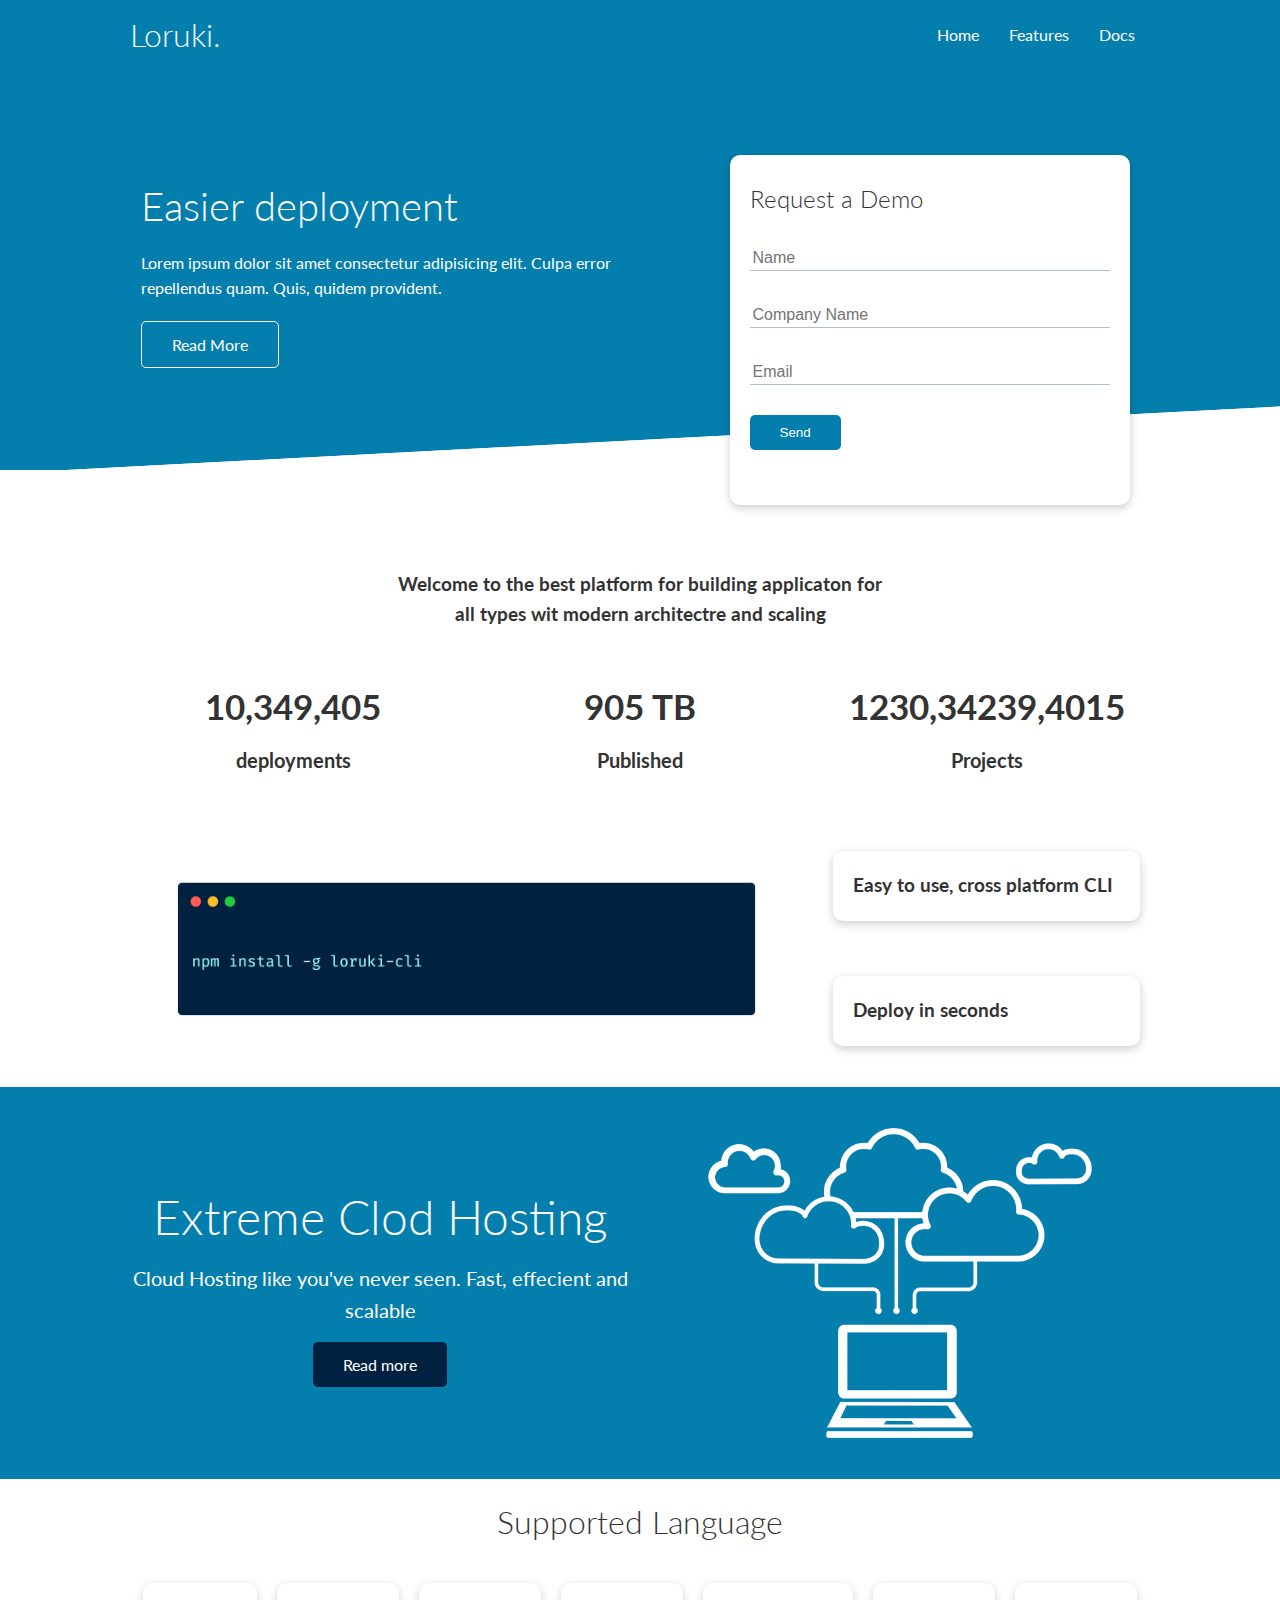
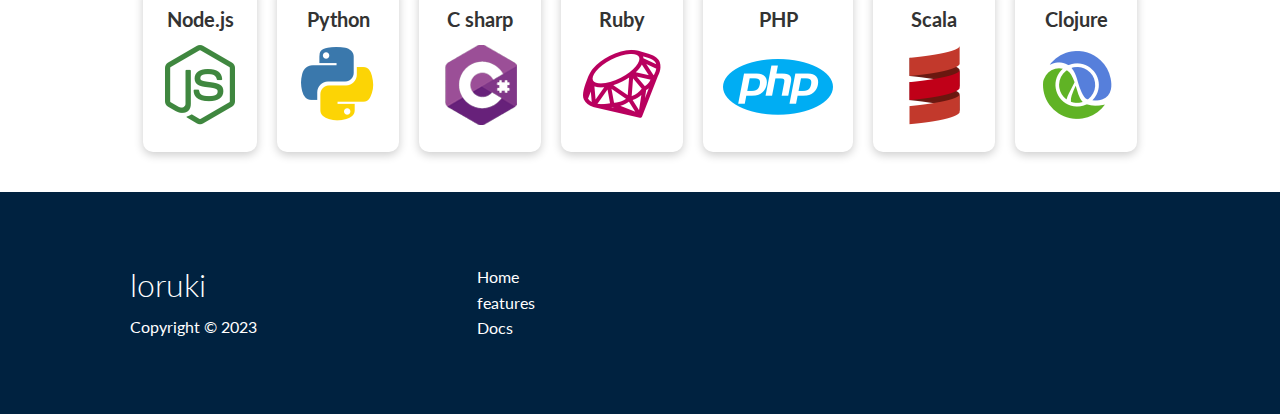
<file: index.html>
<!DOCTYPE html>
<html lang="en">
<head>
    <meta charset="UTF-8">
    <meta name="viewport" content="width=device-width, initial-scale=1.0">
    <link rel="stylesheet" href="https://cdnjs.cloudflare.com/ajax/libs/font-awesome/6.4.0/css/all.min.css" integrity="sha512-iecdLmaskl7CVkqkXNQ/ZH/XLlvWZOJyj7Yy7tcenmpD1ypASozpmT/E0iPtmFIB46ZmdtAc9eNBvH0H/ZpiBw==" crossorigin="anonymous" referrerpolicy="no-referrer" />
    <link rel="stylesheet" href="style.css">
    <title>My Project in HTML & CSS</title>
</head>
<body>
    <!-- Navbar -->
    <div class="navbar">
        <div class="container flex">
            <h1 class="logo">Loruki.</h1>
            <div class="nav">
                <ul>
                    <li><a href="index.html">Home</a></li>
                    <li><a href="features.html">Features</a></li>
                    <li><a href="docs.html">Docs</a></li>
                </ul>
            </div>
        </div>
    </div>

    <!-- showcase -->
    <section class="showcase">
        <div class="container grid">
            <div class="showcase-text">
                <h1>Easier deployment</h1>
                <p>Lorem ipsum dolor sit amet consectetur adipisicing elit. Culpa error repellendus quam. Quis, quidem provident.</p>
                <a href="features.html" class="btn btn-outline">Read More</a>
            </div>
            <div class="showcase-form card">
                <h2>Request a Demo</h2>
                <form><div class="form-control">
                    <input type="text" name="name" placeholder="Name" required>
                    </div>
                    <div class="form-control">
                    <input type="text" name="company" placeholder="Company Name" required>
                    </div>
                    <div class="form-control">
                    <input type="email" name="email" placeholder="Email" required>
                    </div>
                    <input type="submit" value="Send" class="btn btn-primary">
                </form>
            </div>
        </div>
    </section>
    <!-- stats -->

    <section class="stats">
        <div class="container">
            <h3 class="stats-heading text-center ">
                Welcome to the best platform for building applicaton for all types wit modern architectre and scaling
            </h3>
            <div class="grid grid-3 text-center my-4">
                <div>
                    <i class="fas fa-server fa-3x"></i>
                    <h3>10,349,405</h3>
                    <p class="text-secondary">deployments</p>
                </div>
                <div>
                    <i class="fas fa-upload fa-3x"></i>
                    <h3>905 TB</h3>
                    <p class="text-secondary">Published</p>
                </div>
                <div>
                    <i class="fas fa-project-diagram fa-3x"></i>
                    <h3>1230,34239,4015</h3>
                    <p class="text-secondary">Projects</p>
                </div>
            </div>
        </div>
    </section>

    <!-- Cli -->
    <section class="cli">
        <div class="container grid">
            <img src="cli.png" alt="">
            <div class="card">
                <h3>Easy to use, cross platform CLI</h3>
            </div>
            <div class="card">
                <h3>Deploy in seconds</h3>
            </div>
        </div>
    </section>
    <!-- cloud -->
    <section class="cloud bg-primary my-2 py-2">
        <div class="container grid">
            <div class="text-center">
                <h2 class="lg">Extreme Clod Hosting</h2>
                <p class="lead my-1">Cloud Hosting like you've never seen.
                    Fast, effecient and scalable
                </p>
                <a href="features.html" class="btn1">Read more</a>
            </div>
            <img src="cloud.png" alt="">
        </div>
    </section>

    <!-- Language -->
    <section class="language">
        <h2 class="md text-center my-2">Supported Language</h2>
        <div class="container flex">
            <div class="card">
                <h4>Node.js</h4>
                <img src="node.png" alt="">
            </div>
            <div class="card">
                <h4>Python</h4>
                <img src="python.png" alt="">
            </div>
            <div class="card">
                <h4>C sharp</h4>
                <img src="csharp.png" alt="">
            </div>
            <div class="card">
                <h4>Ruby</h4>
                <img src="ruby.png" alt="">
            </div>
            <div class="card">
                <h4>PHP</h4>
                <img src="php.png" alt="">
            </div>
            <div class="card">
                <h4>Scala</h4>
                <img src="scala.png" alt="">
            </div>
            <div class="card">
                <h4>Clojure</h4>
                <img src="clojure.png" alt="">
            </div>
        </div>
    </section>

    <!-- footer -->
    <footer class="footer bg-dark py-5">
        <div class="container grid grid-3">
            <div><h1>loruki</h1>
            <p>Copyright &copy; 2023</p>
            </div>
            <nav>
                <ul>
                    <li><a href="index.html">Home</a></li>
                    <li><a href="features.html">features</a></li>
                    <li><a href="docs.html">Docs</a></li>
                </ul>
            </nav>
            <div class="social">
                <a href="#"><i class="fab fa-twitter fa-2x"></i></a>
                <a href="#"><i class="fab fa-facebook fa-2x"></i></a>
                <a href="#"><i class="fab fa-instagram fa-2x"></i></a>
                <a href="#"><i class="fab fa-github fa-2x"></i></a>
            </div>
        </div>
    </footer>
</body>
</html>
</file>
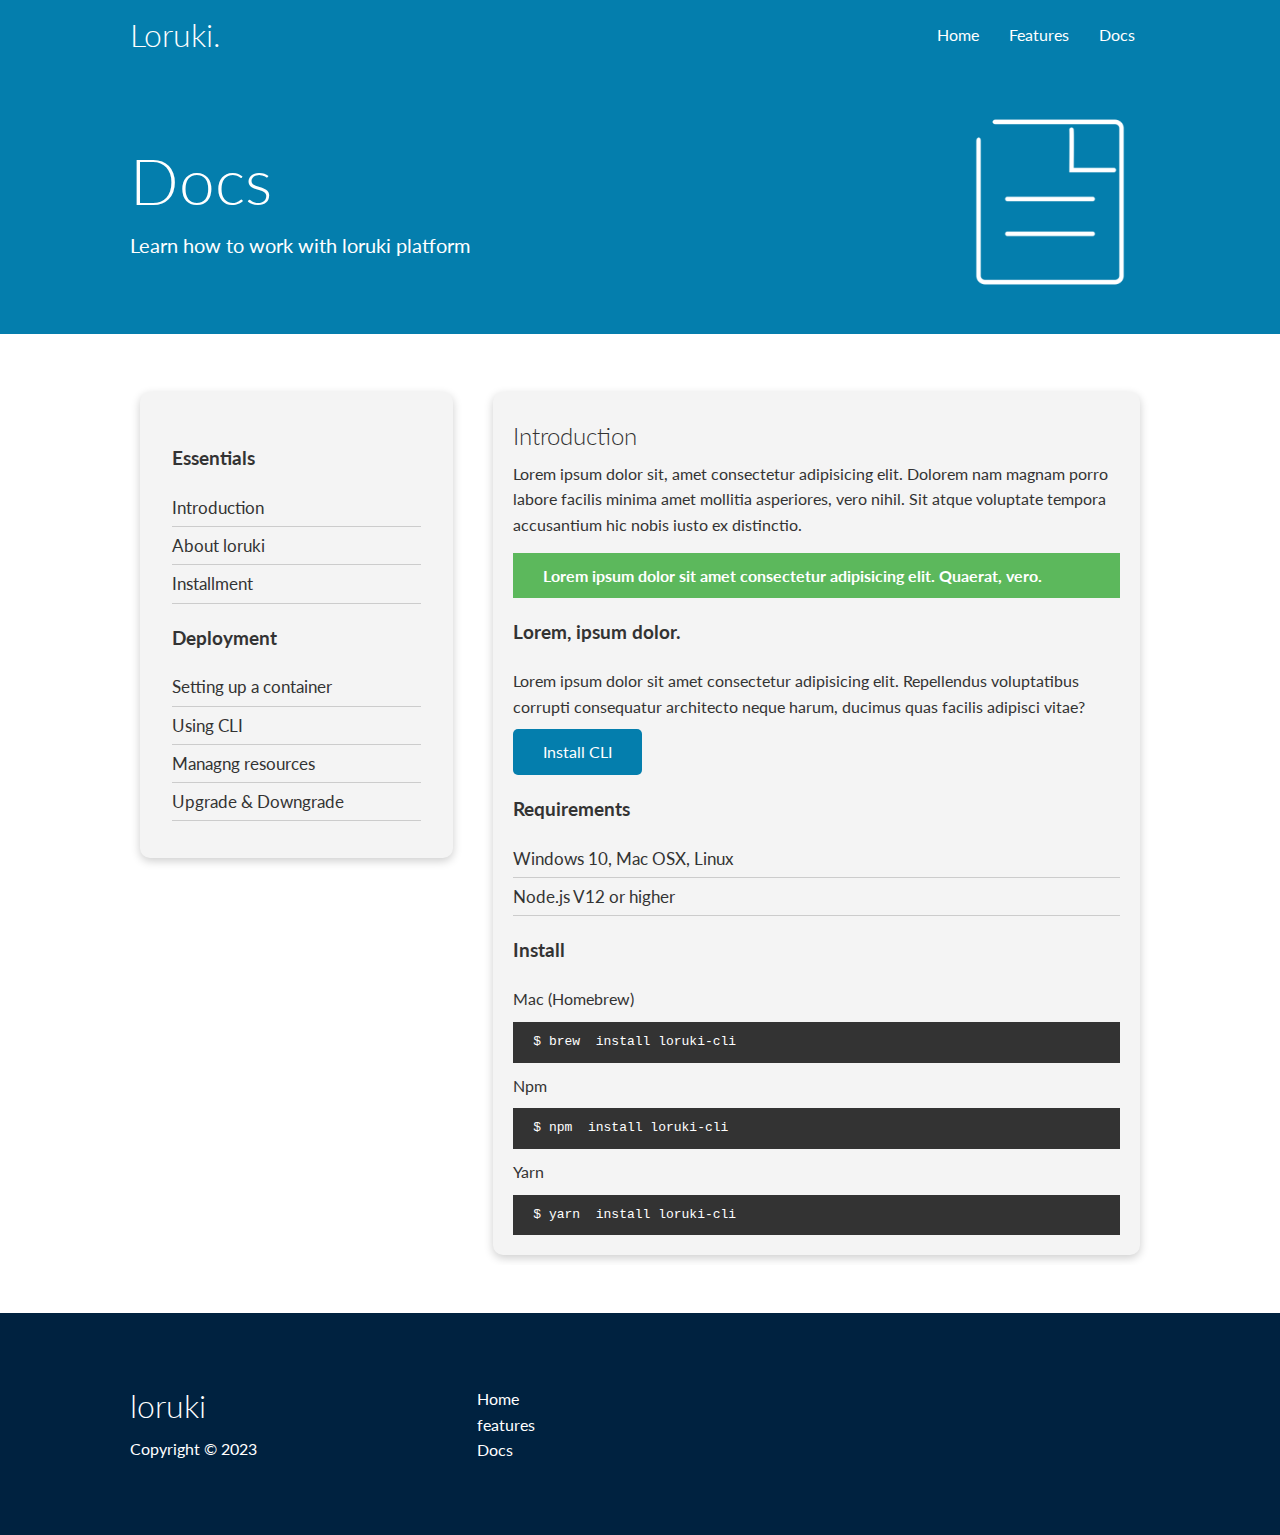
<file: docs.html>
<!DOCTYPE html>
<html lang="en">
<head>
    <meta charset="UTF-8">
    <meta name="viewport" content="width=device-width, initial-scale=1.0">
    <link rel="stylesheet" href="https://cdnjs.cloudflare.com/ajax/libs/font-awesome/6.4.0/css/all.min.css" integrity="sha512-iecdLmaskl7CVkqkXNQ/ZH/XLlvWZOJyj7Yy7tcenmpD1ypASozpmT/E0iPtmFIB46ZmdtAc9eNBvH0H/ZpiBw==" crossorigin="anonymous" referrerpolicy="no-referrer" />
    <link rel="stylesheet" href="style.css">
    <title>My Project in HTML & CSS</title>
</head>
<body>
    <!-- Navbar -->
    <div class="navbar">
        <div class="container flex">
            <h1 class="logo">Loruki.</h1>
            <div class="nav">
                <ul>
                    <li><a href="index.html">Home</a></li>
                    <li><a href="features.html">Features</a></li>
                    <li><a href="docs.html">Docs</a></li>
                </ul>
            </div>
        </div>
    </div>

  <!-- Head -->
  <section class="features-head bg-primary py-3">
    <div class="container grid">
        <div>
            <h1 class="xl">Docs</h1>
        <p class="lead">
            Learn how to work with loruki platform
        </p>
        </div>
         <img src="docs.png" alt="">
    </div>
  </section>

  <!-- docs main -->
  <section class="docs-main my-4">
    <div class="container grid">
        <div class="card bg-light p-3">
            <h3 class="my-2">Essentials</h3>
            <nav class="hello">
                <ul>
                    <li><a class="text" href="#">Introduction</a></li>
                    <li><a href="#">About loruki</a></li>
                    <li><a href="#">Installment</a></li>
                </ul>
            </nav>

            <h3 class="my-2">Deployment</h3>
            <nav>
                <ul>
                    <li><a href="#">Setting up a container</a></li>
                    <li><a href="#">Using CLI</a></li>
                    <li><a href="#">Managng resources</a></li>
                    <li><a href="#">Upgrade & Downgrade</a></li>
                </ul>
            </nav>
        </div>
        <div class="card">
            <h2>Introduction</h2>
            <p>Lorem ipsum dolor sit, amet consectetur adipisicing elit. Dolorem nam magnam porro labore facilis minima amet mollitia asperiores, vero nihil. Sit atque voluptate tempora accusantium hic nobis iusto ex distinctio.</p>
            <div class="alert alert-sucess">
                <i class="fas fa-info"></i>Lorem ipsum dolor sit amet consectetur adipisicing elit. Quaerat, vero.
            </div>
            <h3>Lorem, ipsum dolor.</h3>
            <p>Lorem ipsum dolor sit amet consectetur adipisicing elit. Repellendus voluptatibus corrupti consequatur architecto neque harum, ducimus quas facilis adipisci vitae?</p>
            <a href="" class="btn btn-primary">Install CLI</a>
            <h3>Requirements</h3>
            <ul>
                <li>Windows 10,  Mac OSX, Linux </li>
                <li>Node.js V12 or higher</li>

            </ul>
            <h3>Install</h3>
            <p>Mac (Homebrew)</p>
            <pre><code>$ brew  install loruki-cli</code></pre>
            <p>Npm</p>
            <pre><code>$ npm  install loruki-cli</code></pre>
            <p>Yarn</p>
            <pre><code>$ yarn  install loruki-cli</code></pre>
        </div>
    </div>
  </section>

    <!-- footer -->
    <footer class="footer bg-dark py-5">
        <div class="container grid grid-3">
            <div><h1>loruki</h1>
            <p>Copyright &copy; 2023</p>
            </div>
            <nav>
                <ul>
                    <li><a href="index.html">Home</a></li>
                    <li><a href="features.html">features</a></li>
                    <li><a href="docs.html">Docs</a></li>
                </ul>
            </nav>
            <div class="social">
                <a href="#"><i class="fab fa-twitter fa-2x"></i></a>
                <a href="#"><i class="fab fa-facebook fa-2x"></i></a>
                <a href="#"><i class="fab fa-instagram fa-2x"></i></a>
                <a href="#"><i class="fab fa-github fa-2x"></i></a>
            </div>
        </div>
    </footer>
</body>
</html>
</file>
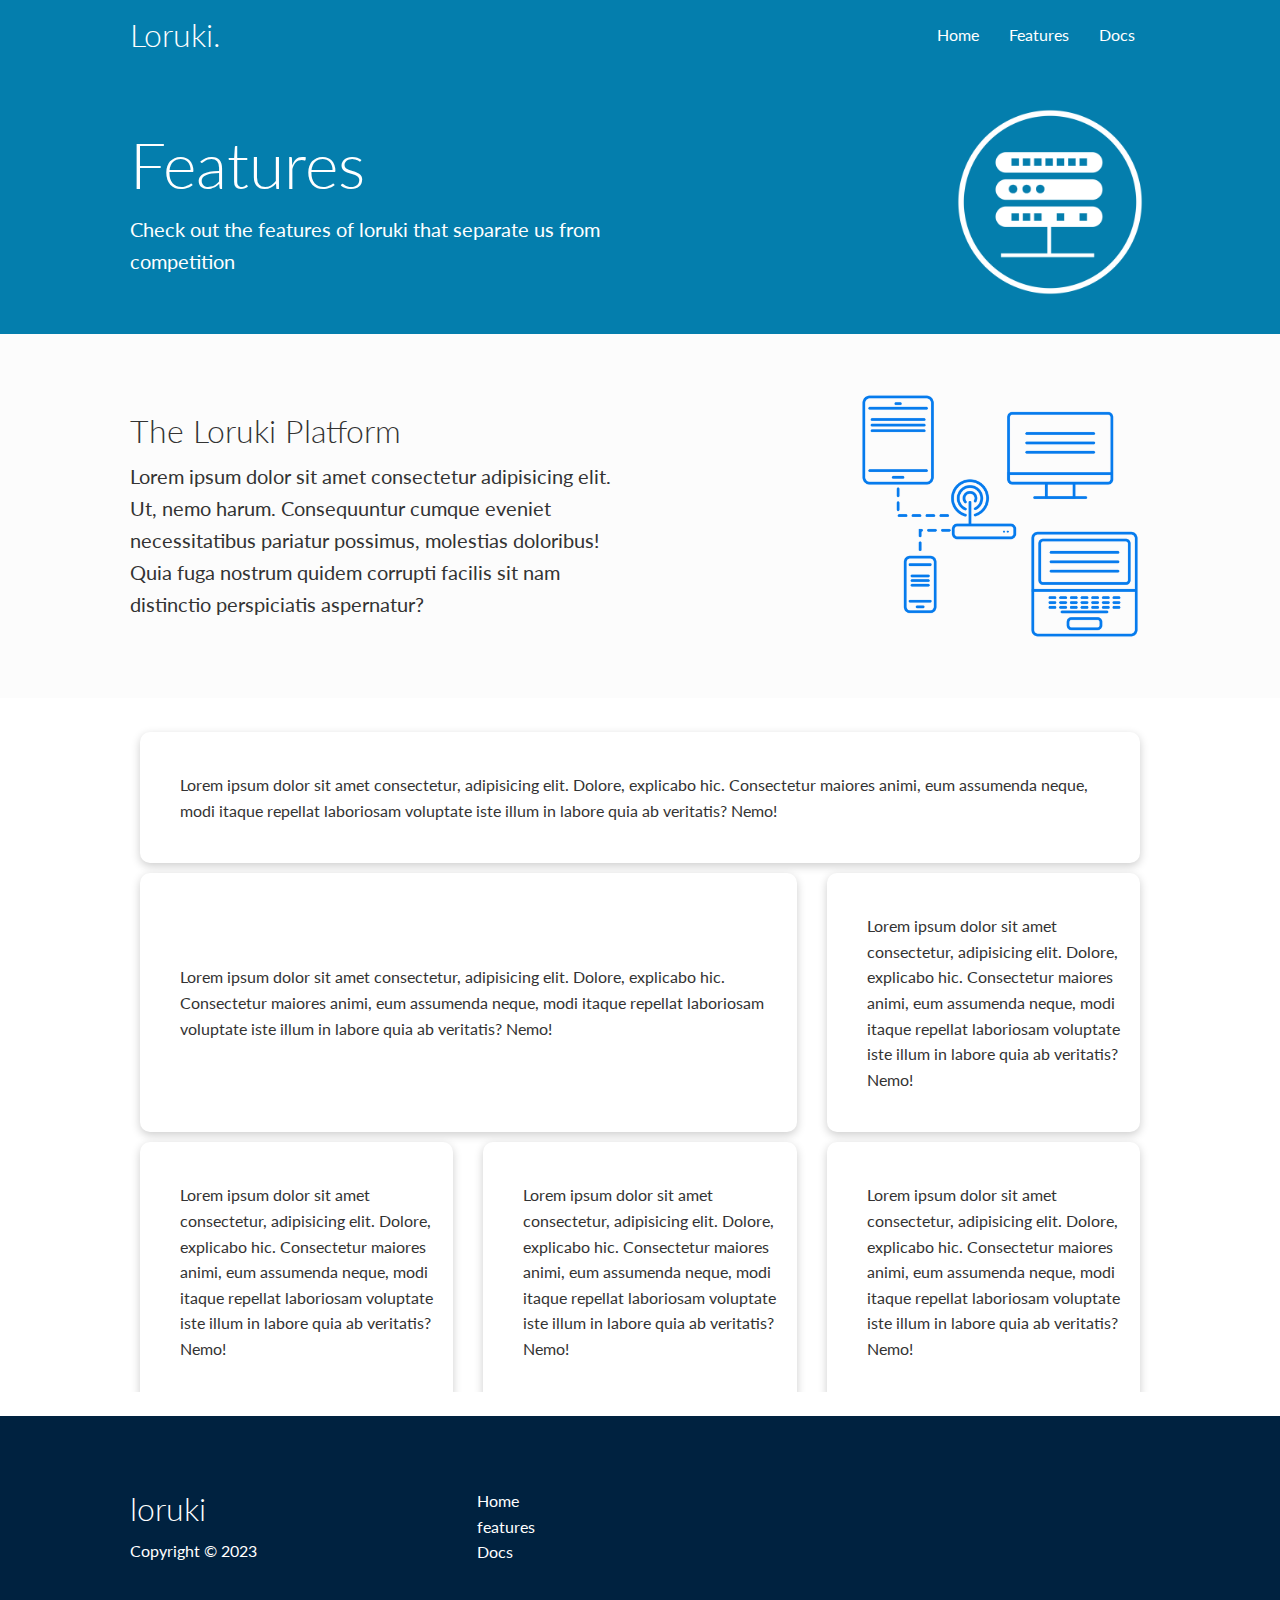
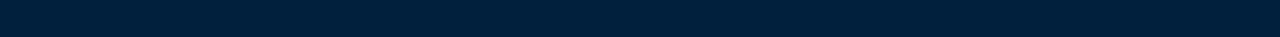
<file: features.html>
<!DOCTYPE html>
<html lang="en">
<head>
    <meta charset="UTF-8">
    <meta name="viewport" content="width=device-width, initial-scale=1.0">
    <link rel="stylesheet" href="https://cdnjs.cloudflare.com/ajax/libs/font-awesome/6.4.0/css/all.min.css" integrity="sha512-iecdLmaskl7CVkqkXNQ/ZH/XLlvWZOJyj7Yy7tcenmpD1ypASozpmT/E0iPtmFIB46ZmdtAc9eNBvH0H/ZpiBw==" crossorigin="anonymous" referrerpolicy="no-referrer" />
    <link rel="stylesheet" href="style.css">
    <title>My Project in HTML & CSS</title>
</head>
<body>
    <!-- Navbar -->
    <div class="navbar">
        <div class="container flex">
            <h1 class="logo">Loruki.</h1>
            <div class="nav">
                <ul>
                    <li><a href="index.html">Home</a></li>
                    <li><a href="features.html">Features</a></li>
                    <li><a href="docs.html">Docs</a></li>
                </ul>
            </div>
        </div>
    </div>

  <!-- Head -->
  <section class="features-head bg-primary py-3">
    <div class="container grid">
        <div>
            <h1 class="xl">Features</h1>
        <p class="lead">
            Check out the features of loruki that separate us from competition
        </p>
        </div>
         <img src="server.png" alt="">
    </div>
  </section>

  <!-- Sub-head -->
  <section class="features-subhead bg-light py-3">
    <div class="container grid">
        <div>
            <h1 class="md">The Loruki Platform</h1>
        <p class="lead">
            Lorem ipsum dolor sit amet consectetur adipisicing elit. Ut, nemo harum. Consequuntur cumque eveniet necessitatibus pariatur possimus, molestias doloribus! Quia fuga nostrum quidem corrupti facilis sit nam distinctio perspiciatis aspernatur?
        </p>
        </div>
         <img src="server2.png" alt="">
    </div>
  </section>

  <section class="features-main my-2">
    <div class="container grid-3">
        <div class="card flex">
            <i class="fas fa-server fa-3x"></i>
            <p>Lorem ipsum dolor sit amet consectetur, adipisicing elit. Dolore, explicabo hic. Consectetur maiores animi, eum assumenda neque, modi itaque repellat laboriosam voluptate iste illum in labore quia ab veritatis? Nemo!</p>
        </div>

        <div class="card flex">
            <i class="fas fa-computer fa-3x"></i>
            <p class="sm">Lorem ipsum dolor sit amet consectetur, adipisicing elit. Dolore, explicabo hic. Consectetur maiores animi, eum assumenda neque, modi itaque repellat laboriosam voluptate iste illum in labore quia ab veritatis? Nemo!</p>
        </div>

        <div class="card flex">
            <i class="fas fa-laptop-code fa-3x"></i>
            <p class="sm">Lorem ipsum dolor sit amet consectetur, adipisicing elit. Dolore, explicabo hic. Consectetur maiores animi, eum assumenda neque, modi itaque repellat laboriosam voluptate iste illum in labore quia ab veritatis? Nemo!</p>
        </div>

        <div class="card flex">
            <i class="fas fa-database fa-3x"></i>
            <p>Lorem ipsum dolor sit amet consectetur, adipisicing elit. Dolore, explicabo hic. Consectetur maiores animi, eum assumenda neque, modi itaque repellat laboriosam voluptate iste illum in labore quia ab veritatis? Nemo!</p>
        </div>

        <div class="card flex">
            <i class="fas fa-power-off fa-3x"></i>
            <p>Lorem ipsum dolor sit amet consectetur, adipisicing elit. Dolore, explicabo hic. Consectetur maiores animi, eum assumenda neque, modi itaque repellat laboriosam voluptate iste illum in labore quia ab veritatis? Nemo!</p>
        </div>

        <div class="card flex">
            <i class="fas fa-upload fa-3x"></i>
            <p>Lorem ipsum dolor sit amet consectetur, adipisicing elit. Dolore, explicabo hic. Consectetur maiores animi, eum assumenda neque, modi itaque repellat laboriosam voluptate iste illum in labore quia ab veritatis? Nemo!</p>
        </div>
    </div>
  </section>
    <!-- footer -->
    <footer class="footer bg-dark py-5">
        <div class="container grid grid-3">
            <div><h1>loruki</h1>
            <p>Copyright &copy; 2023</p>
            </div>
            <nav>
                <ul>
                    <li><a href="index.html">Home</a></li>
                    <li><a href="features.html">features</a></li>
                    <li><a href="docs.html">Docs</a></li>
                </ul>
            </nav>
            <div class="social">
                <a href="#"><i class="fab fa-twitter fa-2x"></i></a>
                <a href="#"><i class="fab fa-facebook fa-2x"></i></a>
                <a href="#"><i class="fab fa-instagram fa-2x"></i></a>
                <a href="#"><i class="fab fa-github fa-2x"></i></a>
            </div>
        </div>
    </footer>
</body>
</html>
</file>
<file: style.css>
@import url('https://fonts.googleapis.com/css2?family=Lato:wght@300&display=swap');


:root{
    --primary-color:#047ead;
    --secodary-color:#1c3fa8;
    --dark-color:#002240;
    --light-color:#f4f4f450;
    --success-color:#5cb85c;
    --error-color:#d9534f;
    
}
*{
    box-sizing: border-box;
    padding: 0;
    margin: 0;
}
body{
    font-family: 'Lato',sans-serif;
    color: #333;
    line-height: 1.6;
}
ul{
    list-style-type: none;

}
a{
    text-decoration: none;
    color: #333;
}

h1,h2{
    font-weight: 300;
    line-height: 1.2;
    margin: 10px 0;
}
p{
    margin: 10px 0;
}
img{
    width: 100%;
}
/* Navbar */
.navbar{
    background-color: #047ead;
    color: #fff;
    height: 70px;
}
.navbar a{
    color: #fff;
    padding: 10px;
    margin: 0 5px;
}
.navbar a:hover{
    border-bottom: 2px #fff solid;

}
.navbar ul{
    display: flex;
}
.navbar .flex{
    justify-content: space-between;
}
/* showcase */
.showcase{
    background-color: #047ead;
    height: 400px;
    color: #fff;
    position: relative;
}
.showcase h1{
    font-size: 40px;
}
.showcase p{
    margin: 20px 0;
}
.showcase .grid{
    overflow: visible;
    grid-template-columns: 50% 45%;
    gap: 30px;
}
.showcase-form{
    position: relative;
    top: 60px;
    height: 350px;
    width: 400px;
    padding: 40px;
    z-index: 100;
    justify-self: flex-end;
}
.showcase-form .form-control{
    margin: 30px 0;
}
.showcase-form input[type = 'text'],
.showcase-form input[type = 'email']{
    border: 0;
    border-bottom: 1px solid #b4becb;
    width: 100%;
    padding: 3px;
    font-size: 16px;

}
.showcase-form input:focus{
    outline: none;
}

.showcase::before,
.showcase::after{
    content: '';
    position: absolute;
    height: 100px;
    bottom: -70px;
    right: 0;
    left: 0;
    background-color:#fff;
    transform: skewY(-3deg);
    -webkit-transform: skewY(-3deg);
    -moz-transform: skewY(-3deg);
    -ms-transform: skewY(-3deg);
    -o-transform: skewY(-3deg);
    
}

/* stats */

.stats{
    padding-top: 100px;
}
.stats-heading{
    max-width: 500px;
    margin: auto;

}
.stats .grid h3{
    font-size: 35px;
}
.stats .grid p{
    font-size: 20px;
    font-weight: bold;
}
/* ClI */
.cli .grid{
    grid-template-columns: repeat(3, 1fr);
    grid-template-rows: repeat(2,1fr);
}
.cli .grid > *:first-child{
    grid-column: 1/ span 2;
    grid-row: 1/span 2;
}
/* cloud */
.btn1{
    display: inline-block;
    padding: 10px 30px;
    cursor: pointer;
    background-color: var(--dark-color);
    color: #fff;
    border: none;
    border-radius: 5px;

}
/* Language */
.language .card{
    text-align: center;
    margin: 18px 10px 40px;
    transition: transform 0.2s ease-in ;
}
.language .flex{
    flex-wrap: wrap;
}
.language .card h4{
    font-size: 20px;
    margin-bottom: 10px;
}
.language .card:hover{
    transform: translateY(-15px);
}
/* footer */
.footer .social a{
    margin: 0 10px;
}
/* features */

.features-head img{
    width: 200px;
    justify-self: flex-end;
}

.features-subhead img{
    width: 300px;
    justify-self: flex-end;
}

.features-main .card > i{
   
   margin-right: 20px;
}
.features-main .grid-3{
    gap: 10px;
}

.features-main .grid-3 > *:first-child{
    grid-column: 1/ span 3;

}
.features-main .grid-3 > *:nth-child(2){
    grid-column: 1/ span 2;

}
.docs-main .card{
    background-color: #f4f4f4;
    color: #333;
}

/* docs */
.docs-main h3{
    margin: 20px 0;
}

.docs-main .grid{
    grid-template-columns: 1fr 2fr;
    align-items: flex-start;
}
.docs-main  li{
    font-size: 17px;
    padding-bottom: 5px;
    margin-bottom: 5px;
    border-bottom:1px #ccc solid;
}
/* alert */
.alert{
    background-color: #333 ;
    padding: 10px 20px;
    font-weight: bold;
    margin: 15px 0;
}
.alert i{
margin-right: 10px;
}
.alert-sucess{
    background-color: var(--success-color);
    color: #fff;

}
.alert-error{
    background-color: var(--error-color);
    color: #fff;

}
code,pre{
    background-color: #333;
    color: #fff;
    padding: 10px;
}
/* utilities */

.bg-primary,
.btn-primary{
    background-color: var(--primary-color);
    color: #fff;
}

.bg-primary a,
.btn-primary a,
.bg-secondary a,
.btn-secondary a,
.bg-dark a,
.btn-dark a{
    color: #fff;
}

.bg-secondary,
.btn-secondary{
    background-color: var(--secodary-color);
    color: #fff;
}
.bg-dark,
.btn-dark{
    background-color: var(--dark-color);
    color: #fff;
}
.bg-light,
.btn-light{
    background-color: var(--light-color);
    color: #333;
}
/* text-size */
.lead{
    font-size: 20px;
}
.sm{
    font-size: 1rem;
}
.md{
    font-size: 2rem;
}
.lg{
    font-size: 3rem;
}
.xl{
    font-size: 4rem;
}

.container{
    max-width: 1100px;
    margin: 0 auto;
    overflow: auto;
    padding: 0 40px;
}

.card{
    background-color: #fff;
    color: #333;
    border-radius: 10px;
    box-shadow: 0 3px 10px rgba(0, 0, 0, 0.2);
    padding: 20px;
    margin: 10px;
}
.btn{
    display: inline-block;
    padding: 10px 30px;
    cursor: pointer;
    background-color: #047ead;
    color: #fff;
    border: none;
    border-radius: 5px;
}
.btn:hover{
    transform: scale(0.98);
}
.btn-outline{
    background-color: transparent;
    border: 1px solid #fff;
}
.flex{
    display: flex;
    justify-content: center;
    align-items: center;
    height: 100%;
}
.grid{
    display: grid;
    grid-template-columns: repeat(2,1fr);
    gap: 20px;
    align-items: center;
    justify-content: center;
    height: 100%;
}
.gridd{
    display: grid;
    grid-template-columns: repeat(3,1fr);
    gap: 20px;
}
.grid-3{
    display: grid;
    grid-template-columns: repeat(3, 1fr);
}
.text-center{
    text-align: center;
}
/* Margin */
.my-1{
    margin: 1rem 0;
}
.my-2{
    margin: 1.5rem 0;
}
.my-3{
    margin: 2rem 0;
}
.my-4{
    margin: 3rem 0;
}
.my-5{
    margin: 4rem 0;
}
.m-1{
    margin: 1rem;
}
.m-2{
    margin: 1.5rem;
}
.m-3{
    margin: 2rem;
}
.m-4{
    margin: 3rem;
}
.m-5{
    margin: 4rem;
}
/* Padding  */
.py-1{
    padding: 1rem 0;
}
.py-2{
    padding: 1.5rem 0;
}
.py-3{
    padding: 2rem 0;
}
.py-4{
    padding: 3rem 0;
}
.py-5{
    padding: 4rem 0;
}
.p-1{
    padding: 1rem;
}
.p-2{
    padding: 1.5rem;
}
.p-3{
    padding: 2rem;
}
.p-4{
    padding: 3rem;
}
.p-5{
    padding: 4rem;
}
/* 
/* Tablet */
@media(max-width:768px) {
    
}
/* Phone*/
@media(max-width:500px) {
    .navbar{
        height: 110px;
    }
    .navbar .flex{
        flex-direction: column;
    }
    .navbar ul{
        padding: 10px;
        background-color: rgba(0, 0, 0, 0.1);
    }
    .showcase{
        height: auto;
        width: auto;
    }
}
</file>
